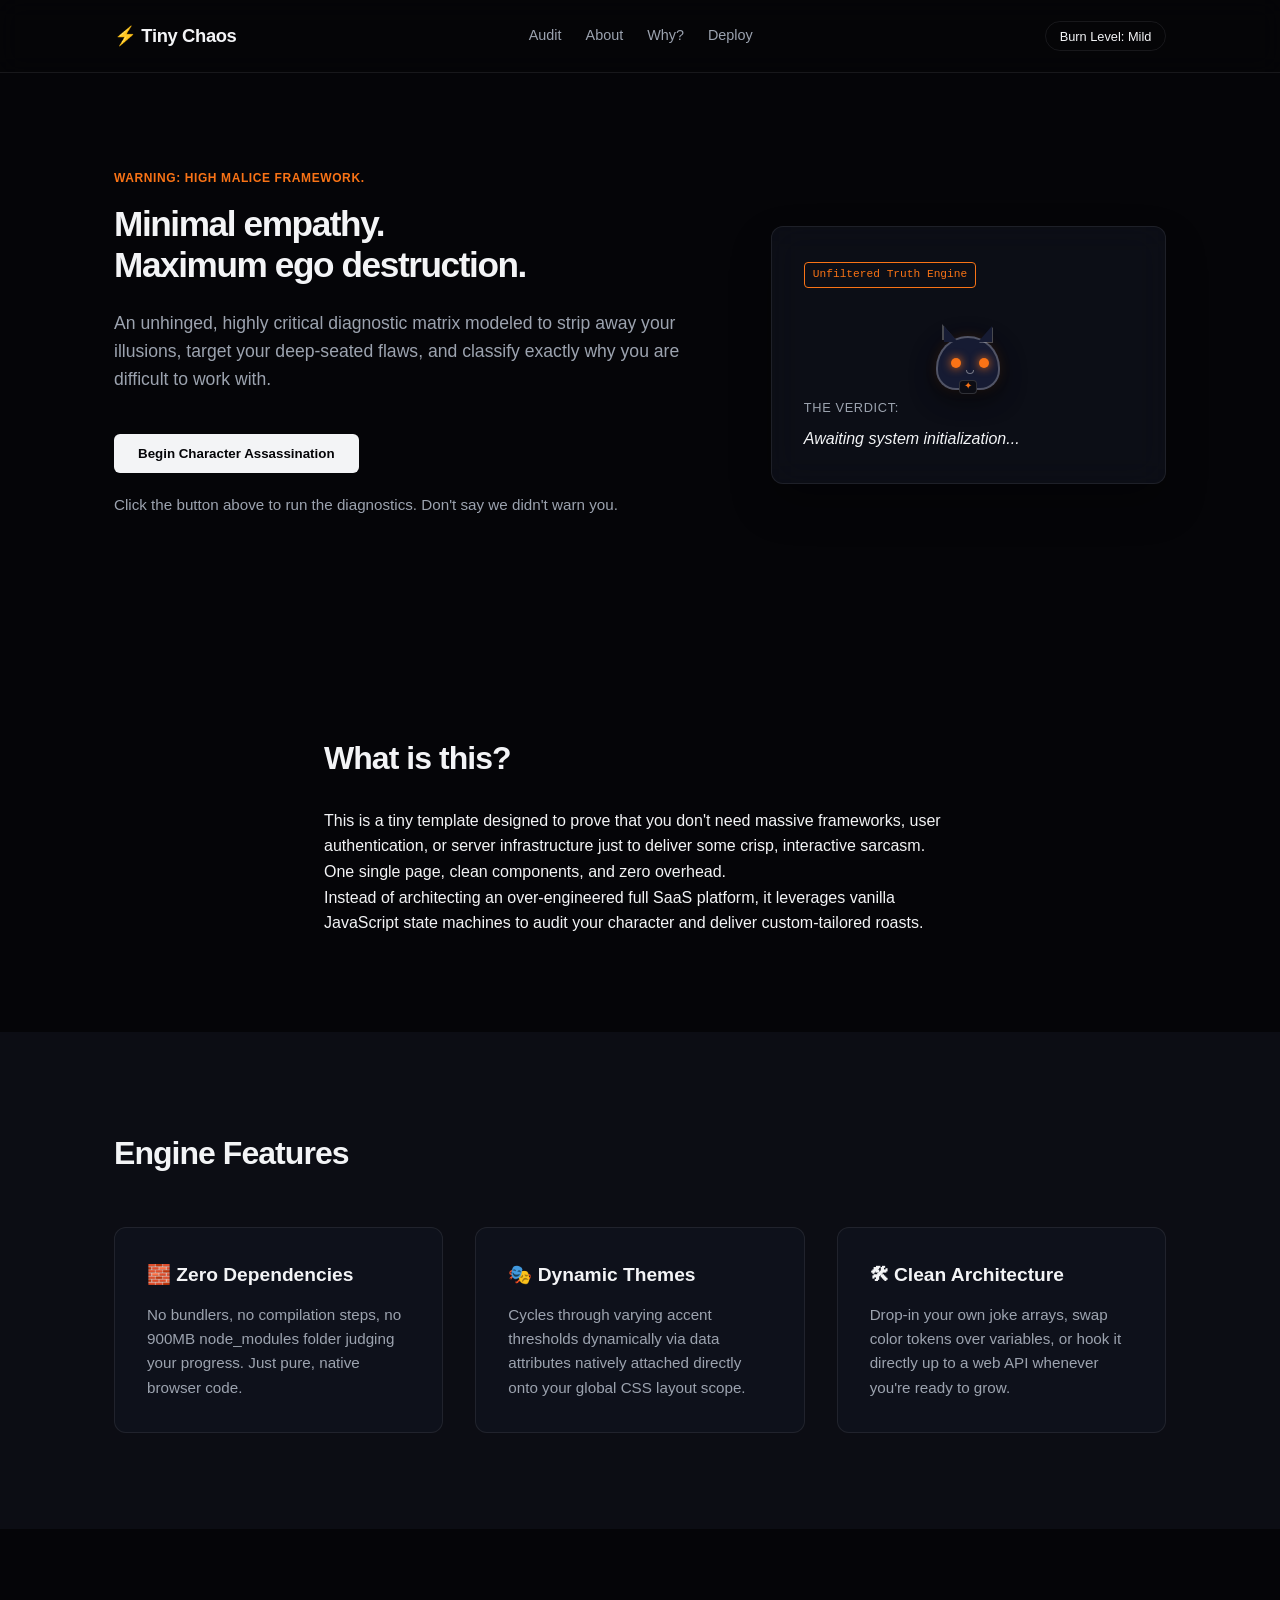
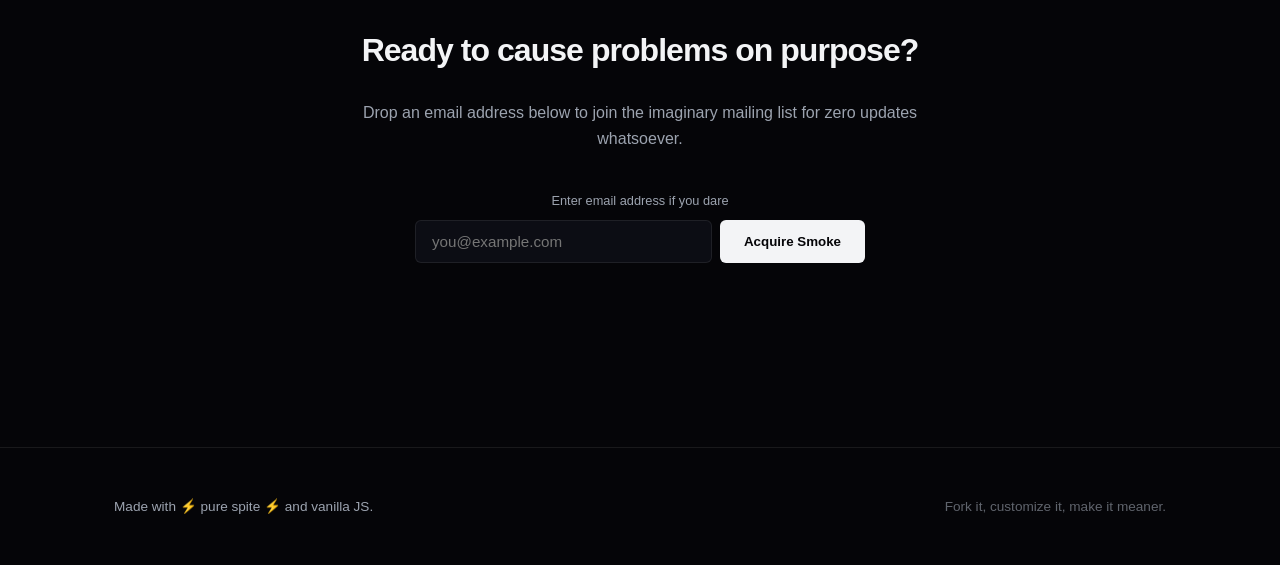
<file: index.html>
<!DOCTYPE html>
<html lang="en">

<head>
  <meta charset="UTF-8">
  <title>Tiny Chaos // Psychometric Roast Engine</title>
  <link rel="stylesheet" href="./src/style.css">
</head>

<body>
  <header class="site-header">
    <div class="container header-inner">
      <div class="logo">⚡ Tiny Chaos</div>

      <nav class="nav">
        <a href="#hero">Audit</a>
        <a href="/about-the-girl.html">About</a>
        <a href="#features">Why?</a>
        <a href="#cta">Deploy</a>
      </nav>

      <button id="moodToggle" class="pill-btn">Burn Level: Mild</button>
    </div>
  </header>

  <main>
    <!-- HERO / ACTIVE EVALUATION WORKSPACE -->
    <section id="hero" class="section hero">
      <div class="container hero-inner">
        <div class="hero-copy">
          <p class="eyebrow" style="color: var(--accent);">Warning: High Malice Framework.</p>
          <h1>Minimal empathy.<br>Maximum ego destruction.</h1>
          <p class="hero-text">
            An unhinged, highly critical diagnostic matrix modeled to strip away your illusions, target your deep-seated
            flaws, and classify exactly why you are difficult to work with.
          </p>

          <div class="hero-actions">
            <button id="quipBtn" class="primary-btn">Begin Character Assassination</button>
            <span id="quipOutput" class="quip-output">
              Click the button above to run the diagnostics. Don't say we didn't warn you.
            </span>
          </div>
        </div>

        <div class="hero-card" aria-hidden="true">
          <div class="hero-badge" style="border-color: var(--accent); color: var(--accent);">Unfiltered Truth Engine
          </div>

          <!-- THE GOTHIC ANIME MASCOT ASSEMBLY -->
          <div class="mascot-container">
            <div class="goth-cat">
              <div class="cat-ears"></div>
              <div class="cat-eyes">
                <div class="eye left"></div>
                <div class="eye right"></div>
              </div>
              <div class="cat-mouth"></div>
              <div class="goth-collar">✦</div>
            </div>
          </div>

          <div class="hero-widget">
            <p class="widget-title">The Verdict:</p>
            <p id="vibeLabel" class="widget-body">Awaiting system initialization...</p>
          </div>
        </div>
      </div>
    </section>

    <!-- ABOUT -->
    <section id="about" class="section">
      <div class="container narrow">
        <h2>What is this?</h2>
        <p>
          This is a tiny template designed to prove that you don't need massive frameworks, user authentication, or
          server infrastructure just to deliver some crisp, interactive sarcasm. One single page, clean components, and
          zero overhead.
        </p>
        <p>
          Instead of architecting an over-engineered full SaaS platform, it leverages vanilla JavaScript state machines
          to audit your character and deliver custom-tailored roasts.
        </p>
      </div>
    </section>

    <!-- FEATURES -->
    <section id="features" class="section alt">
      <div class="container">
        <h2>Engine Features</h2>

        <div class="feature-grid">
          <article class="feature-card">
            <h3>🧱 Zero Dependencies</h3>
            <p>
              No bundlers, no compilation steps, no 900MB node_modules folder judging your progress. Just pure, native
              browser code.
            </p>
          </article>

          <article class="feature-card">
            <h3>🎭 Dynamic Themes</h3>
            <p>
              Cycles through varying accent thresholds dynamically via data attributes natively attached directly onto
              your global CSS layout scope.
            </p>
          </article>

          <article class="feature-card">
            <h3>🛠 Clean Architecture</h3>
            <p>
              Drop-in your own joke arrays, swap color tokens over variables, or hook it directly up to a web API
              whenever you're ready to grow.
            </p>
          </article>
        </div>
      </div>
    </section>

    <!-- CTA -->
    <section id="cta" class="section cta">
      <div class="container narrow cta-inner">
        <h2>Ready to cause problems on purpose?</h2>
        <p>
          Drop an email address below to join the imaginary mailing list for zero updates whatsoever.
        </p>

        <form class="cta-form" onsubmit="return false;">
          <label for="email">Enter email address if you dare</label>
          <div class="cta-form-row">
            <input type="email" id="email" placeholder="you@example.com" autocomplete="email" />
            <button class="primary-btn" id="fakeSubmit">Acquire Smoke</button>
          </div>
          <p id="ctaMessage" class="cta-message" aria-live="polite"></p>
        </form>
      </div>
    </section>
  </main>

  <footer class="site-footer">
    <div class="container footer-inner">
      <span>Made with ⚡ pure spite ⚡ and vanilla JS.</span>
      <span class="footer-small">Fork it, customize it, make it meaner.</span>
    </div>
  </footer>

  <script src="./src/script.js"></script>
</body>

</html>
</file>
<file: src/style.css>
/* --- Core Reset & Layout Variables --- */
:root {
  --bg: #050508;
  --bg-alt: #0c0d14;
  --card: rgba(18, 20, 32, 0.6);
  --border-subtle: rgba(255, 255, 255, 0.08);
  --text-main: #f3f4f6;
  --text-muted: #9ca3af;
  --radius-lg: 12px;
  --radius-sm: 6px;
  --font-body: -apple-system, BlinkMacSystemFont, "Segoe UI", Roboto, sans-serif;
}

/* --- Hostile State Token Configurations --- */
body[data-mood="mild"] {
  --accent: #f97316;
  /* Toxic Alert Orange */
  --accent-soft: rgba(249, 115, 22, 0.15);
}

body[data-mood="savage"] {
  --accent: #dc2626;
  /* Deep Blood Crimson */
  --accent-soft: rgba(220, 38, 38, 0.18);
}

body[data-mood="nuclear"] {
  --accent: #facc15;
  /* Hazardous Radiation Yellow */
  --accent-soft: rgba(250, 204, 21, 0.15);
}

* {
  box-sizing: border-box;
  margin: 0;
  padding: 0;
}

body {
  background-color: var(--bg);
  color: var(--text-main);
  font-family: var(--font-body);
  line-height: 1.6;
  overflow-x: hidden;
}

.container {
  max-width: 1100px;
  margin: 0 auto;
  padding: 0 1.5rem;
}

.container.narrow {
  max-width: 680px;
}

/* --- Layout Components --- */
.site-header {
  border-bottom: 1px solid var(--border-subtle);
  background: rgba(5, 5, 8, 0.8);
  backdrop-filter: blur(12px);
  position: sticky;
  top: 0;
  z-index: 100;
}

.header-inner {
  display: flex;
  justify-content: space-between;
  align-items: center;
  height: 4.5rem;
}

.logo {
  font-weight: 700;
  font-size: 1.15rem;
  letter-spacing: -0.02em;
}

.nav {
  display: flex;
  gap: 1.5rem;
}

.nav a {
  color: var(--text-muted);
  text-decoration: none;
  font-size: 0.9rem;
  transition: color 0.2s;
}

.nav a:hover {
  color: var(--text-main);
}

/* --- Action Element Tokens --- */
.primary-btn {
  background: var(--text-main);
  color: var(--bg);
  border: none;
  padding: 0.75rem 1.5rem;
  font-weight: 600;
  border-radius: var(--radius-sm);
  cursor: pointer;
  display: inline-flex;
  align-items: center;
  font-family: var(--font-body);
  transition: transform 0.1s;
}

.primary-btn:active {
  transform: scale(0.98);
}

.pill-btn {
  background: transparent;
  color: var(--text-main);
  border: 1px solid var(--border-subtle);
  padding: 0.4rem 0.85rem;
  border-radius: 20px;
  font-size: 0.8rem;
  cursor: pointer;
  transition: all 0.2s;
}

.pill-btn:hover {
  border-color: var(--accent);
  background: var(--accent-soft);
}

/* --- Section Architectures --- */
.section {
  padding: 6rem 0;
}

.section.alt {
  background: var(--bg-alt);
}

h2 {
  font-size: 2rem;
  letter-spacing: -0.03em;
  margin-bottom: 1.5rem;
}

/* --- Hero Frame Glassmorphism Area --- */
.hero-inner {
  display: grid;
  grid-template-columns: 1.2fr 0.8fr;
  gap: 4rem;
  align-items: center;
}

.eyebrow {
  font-weight: 600;
  text-transform: uppercase;
  font-size: 0.75rem;
  letter-spacing: 0.05em;
  margin-bottom: 1rem;
}

.hero-copy h1 {
  font-size: 2.2rem;
  line-height: 1.15;
  letter-spacing: -0.04em;
  margin-bottom: 1.5rem;
}

.hero-text {
  color: var(--text-muted);
  font-size: 1.1rem;
  margin-bottom: 2.5rem;
}

.hero-actions {
  display: flex;
  flex-direction: column;
  gap: 1.25rem;
  align-items: flex-start;
}

.quip-output {
  color: var(--text-muted);
  font-size: 0.95rem;
  min-height: 3rem;
}

.hero-card {
  background: var(--card);
  border: 1px solid var(--border-subtle);
  border-radius: var(--radius-lg);
  padding: 2rem;
  backdrop-filter: blur(16px);
  box-shadow: 0 20px 40px rgba(0, 0, 0, 0.3);
}

.hero-badge {
  display: inline-block;
  font-size: 0.7rem;
  font-family: monospace;
  padding: 0.2rem 0.5rem;
  border: 1px solid var(--text-muted);
  border-radius: 4px;
  margin-bottom: 1.5rem;
}

.widget-title {
  font-size: 0.8rem;
  color: var(--text-muted);
  text-transform: uppercase;
  letter-spacing: 0.05em;
  margin-bottom: 0.5rem;
}

.widget-body {
  font-size: 1rem;
  font-style: italic;
  line-height: 1.5;
}

/* --- Feature Grid Space --- */
.feature-grid {
  display: grid;
  grid-template-columns: repeat(3, 1fr);
  gap: 2rem;
  margin-top: 3rem;
}

.feature-card {
  background: var(--card);
  border: 1px solid var(--border-subtle);
  padding: 2rem;
  border-radius: var(--radius-lg);
}

.feature-card h3 {
  margin-bottom: 0.75rem;
  font-size: 1.2rem;
}

.feature-card p {
  color: var(--text-muted);
  font-size: 0.95rem;
}

/* --- CTA Email Section Form Area --- */
.cta-inner {
  text-align: center;
}

.cta-inner p {
  color: var(--text-muted);
  margin-bottom: 2.5rem;
}

.cta-form {
  display: flex;
  flex-direction: column;
  align-items: center;
  gap: 0.5rem;
}

.cta-form label {
  font-size: 0.8rem;
  color: var(--text-muted);
}

.cta-form-row {
  display: flex;
  gap: 0.5rem;
  width: 100%;
  max-width: 450px;
}

.cta-form input[type="email"] {
  flex: 1;
  background: var(--bg-alt);
  border: 1px solid var(--border-subtle);
  border-radius: var(--radius-sm);
  padding: 0.75rem 1rem;
  color: var(--text-main);
  font-family: var(--font-body);
  font-size: 0.95rem;
}

.cta-form input[type="email"]:focus {
  outline: 1px solid var(--accent);
}

.cta-message {
  margin-top: 1rem;
  font-size: 0.9rem;
  color: var(--accent);
  min-height: 1.5rem;
}

/* --- Footer Elements --- */
.site-footer {
  border-top: 1px solid var(--border-subtle);
  padding: 3rem 0;
  color: var(--text-muted);
  font-size: 0.85rem;
}

.footer-inner {
  display: flex;
  justify-content: space-between;
}

.footer-small {
  opacity: 0.6;
}

/* --- Dynamic Personality Element Rules --- */
.quiz-step-label {
  color: var(--accent);
  text-transform: uppercase;
  font-size: 0.75rem;
  letter-spacing: 0.05em;
  display: block;
  margin-bottom: 4px;
}

.quiz-question-text {
  font-size: 1.1rem;
  line-height: 1.5;
}

.identity-type-highlight {
  font-size: 1.75rem;
  color: var(--accent);
  font-weight: 800;
  letter-spacing: 0.05em;
  display: inline-block;
  margin-top: 4px;
}

.quiz-opt-btn {
  width: 100%;
  text-align: left;
  background: var(--bg-alt);
  color: var(--text-main);
  border: 1px solid var(--border-subtle);
  padding: 0.85rem 1rem;
  cursor: pointer;
  border-radius: var(--radius-lg);
  font-family: var(--font-body);
  font-size: 0.9rem;
  line-height: 1.4;
  transition: all 0.2s cubic-bezier(0.4, 0, 0.2, 1);
}

.quiz-opt-btn:hover {
  border-color: var(--accent);
  background: var(--accent-soft);
  transform: translateX(4px);
}

.quiz-opt-btn:active {
  transform: translateX(2px) scale(0.99);
}

/* --- Gothic Anime Mascot Container & Elements --- */
/* --- UPDATED: High-Contrast Gothic Anime Mascot --- */
.mascot-container {
  display: flex;
  justify-content: center;
  align-items: center;
  margin-block: 1.5rem 0.5rem;
  position: relative;
}

.goth-cat {
  width: 64px;
  height: 54px;
  background: #161b33;
  /* Lifted from pitch black to a rich gothic midnight slate */
  border: 2px solid rgba(255, 255, 255, 0.25);
  /* Crisper, high-contrast outline */
  border-radius: 32px 32px 20px 20px;
  position: relative;
  /* Added a subtle external glow using the active mood variable */
  box-shadow: 0 8px 24px rgba(0, 0, 0, 0.5), 0 0 12px var(--accent-soft);
  transition: all 0.3s ease;
}

.cat-ears::before,
.cat-ears::after {
  content: '';
  position: absolute;
  top: -12px;
  width: 0;
  height: 0;
  border-style: solid;
}

.cat-ears::before {
  left: 6px;
  border-width: 0 14px 16px 0;
  border-color: transparent transparent #161b33 transparent;
  /* Matches new base */
  filter: drop-shadow(-1.5px -1.5px 0px rgba(255, 255, 255, 0.25));
}

.cat-ears::after {
  right: 6px;
  border-width: 0 0 16px 14px;
  border-color: transparent transparent #161b33 transparent;
  /* Matches new base */
  filter: drop-shadow(1.5px 1.5px 0px rgba(255, 255, 255, 0.25));
}

.cat-eyes {
  display: flex;
  justify-content: space-between;
  width: 38px;
  position: absolute;
  top: 20px;
  left: 13px;
}

.eye {
  width: 10px;
  height: 10px;
  background: var(--accent);
  border-radius: 50%;
  box-shadow: 0 0 10px var(--accent);
  animation: catBlink 4s infinite ease-in-out;
}

.cat-mouth {
  width: 8px;
  height: 4px;
  border: 1.5px solid rgba(255, 255, 255, 0.4);
  /* Made the pouty mouth easier to see */
  border-top: none;
  border-radius: 0 0 4px 4px;
  position: absolute;
  bottom: 14px;
  left: 28px;
}

.goth-collar {
  position: absolute;
  bottom: -6px;
  left: 50%;
  transform: translateX(-50%);
  background: #0c0d14;
  color: var(--accent);
  font-size: 10px;
  line-height: 1;
  padding: 1px 4px;
  border-radius: 4px;
  border: 1px solid rgba(255, 255, 255, 0.15);
  font-family: monospace;
}

@keyframes catBlink {

  0%,
  90%,
  100% {
    transform: scaleY(1);
  }

  95% {
    transform: scaleY(0.1);
  }
}

/* --- Responsive Layout Breaks --- */
@media (max-width: 768px) {
  .hero-inner {
    grid-template-columns: 1fr;
    gap: 3rem;
  }

  .feature-grid {
    grid-template-columns: 1fr;
  }

  .hero-copy h1 {
    font-size: 2rem;
  }

  .footer-inner {
    flex-direction: column;
    gap: 1rem;
    text-align: center;
  }
}
</file>
